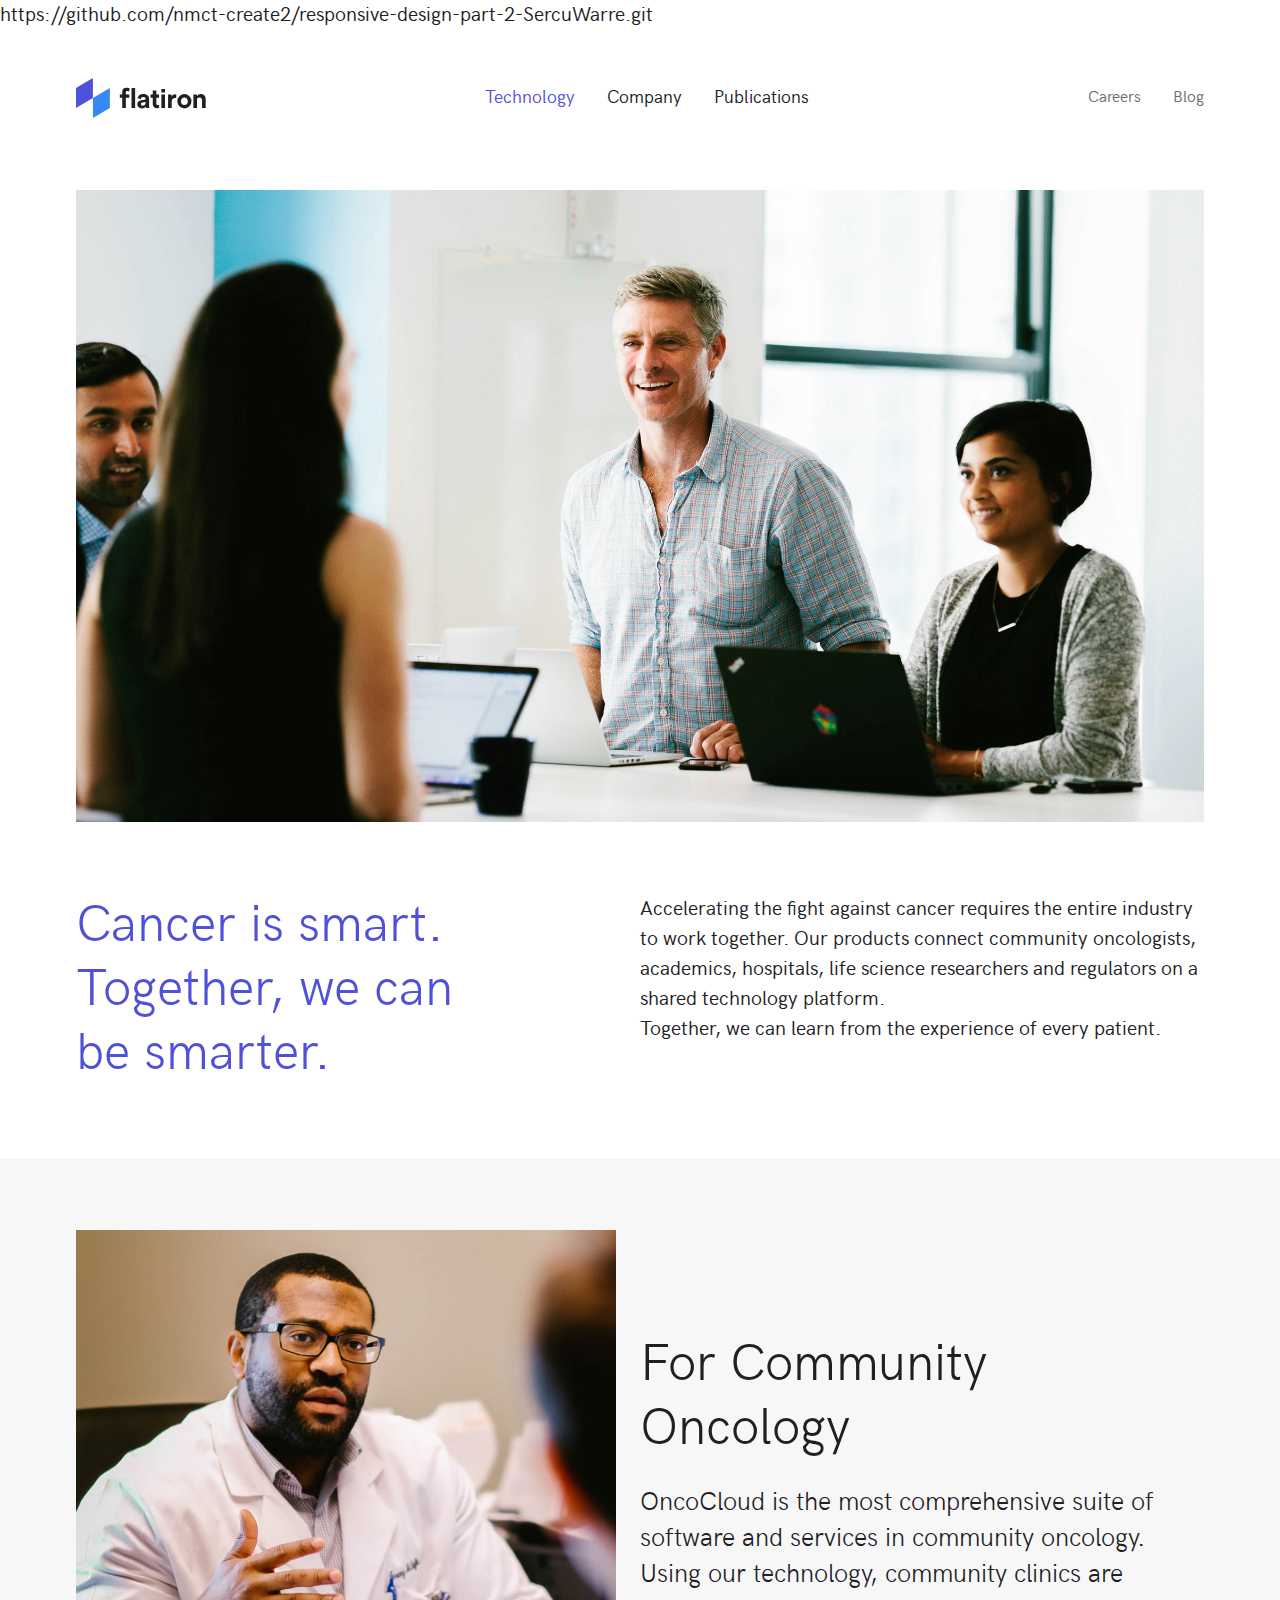
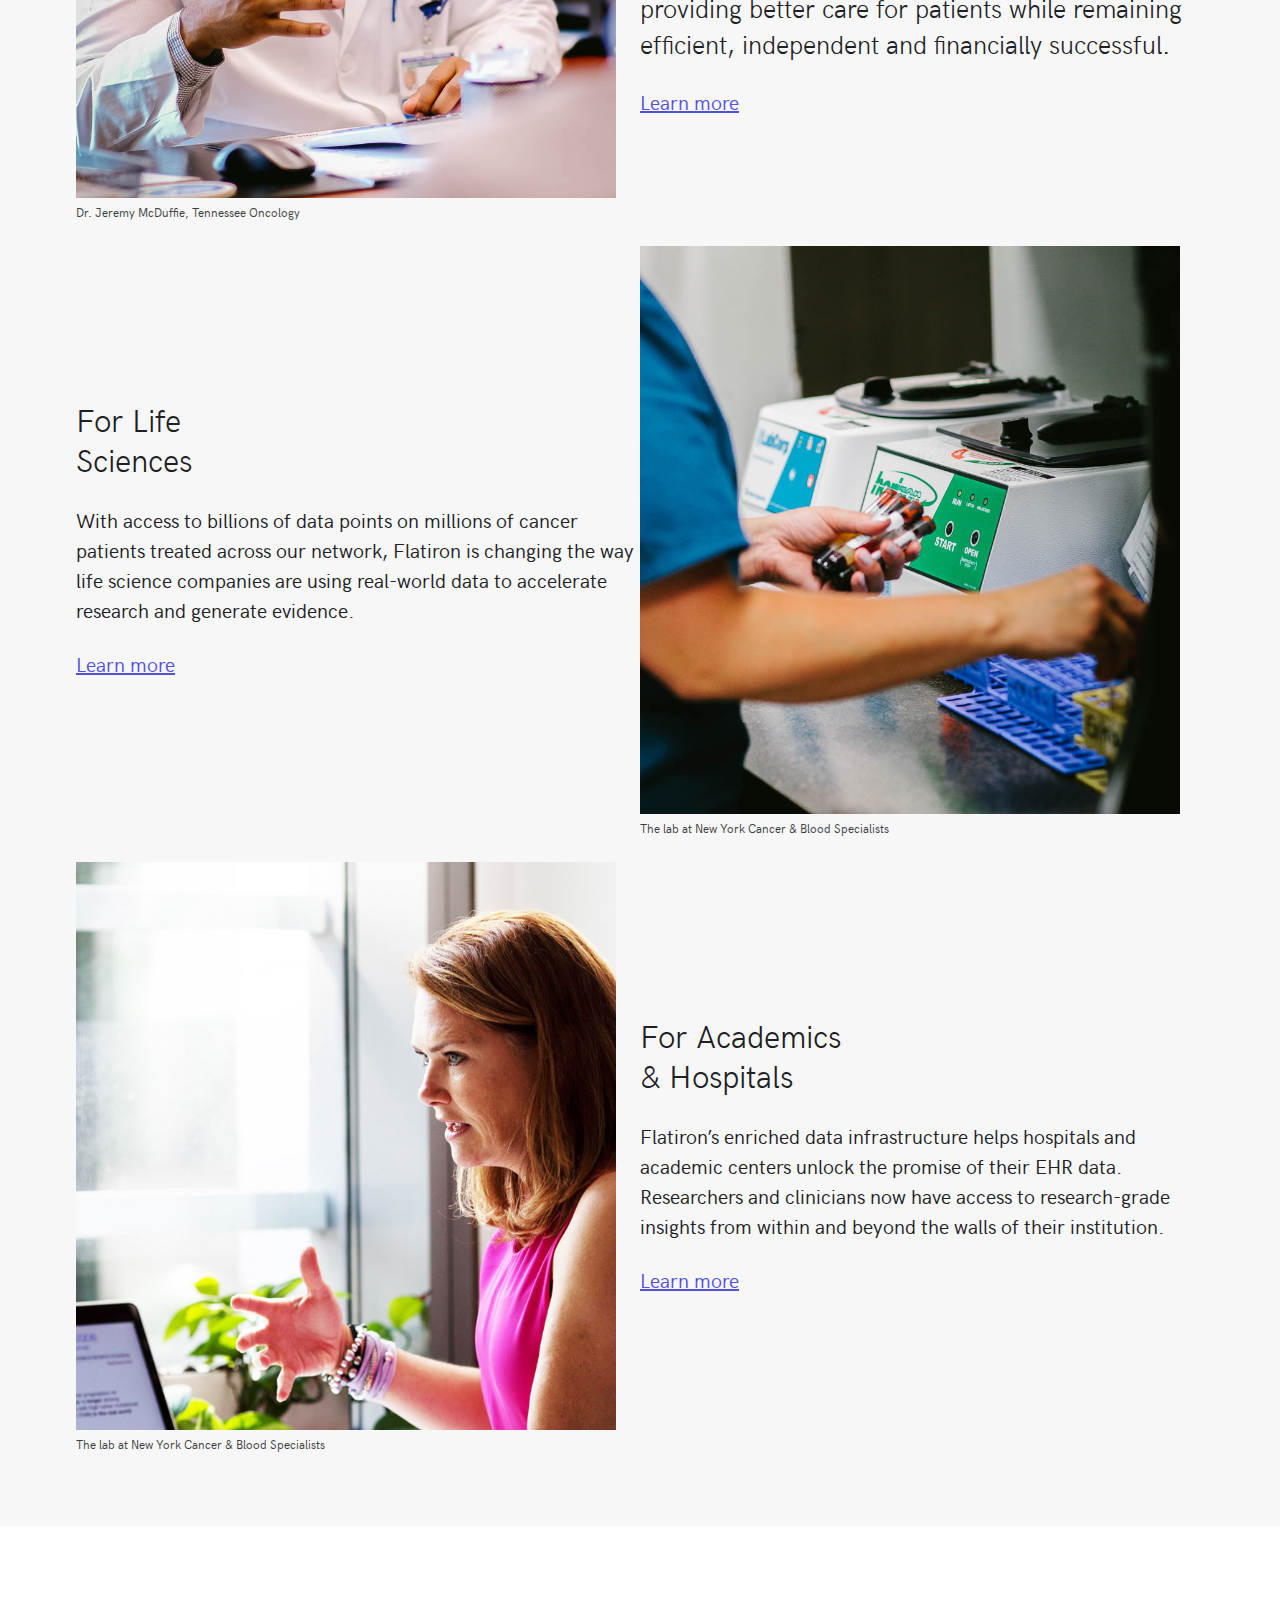
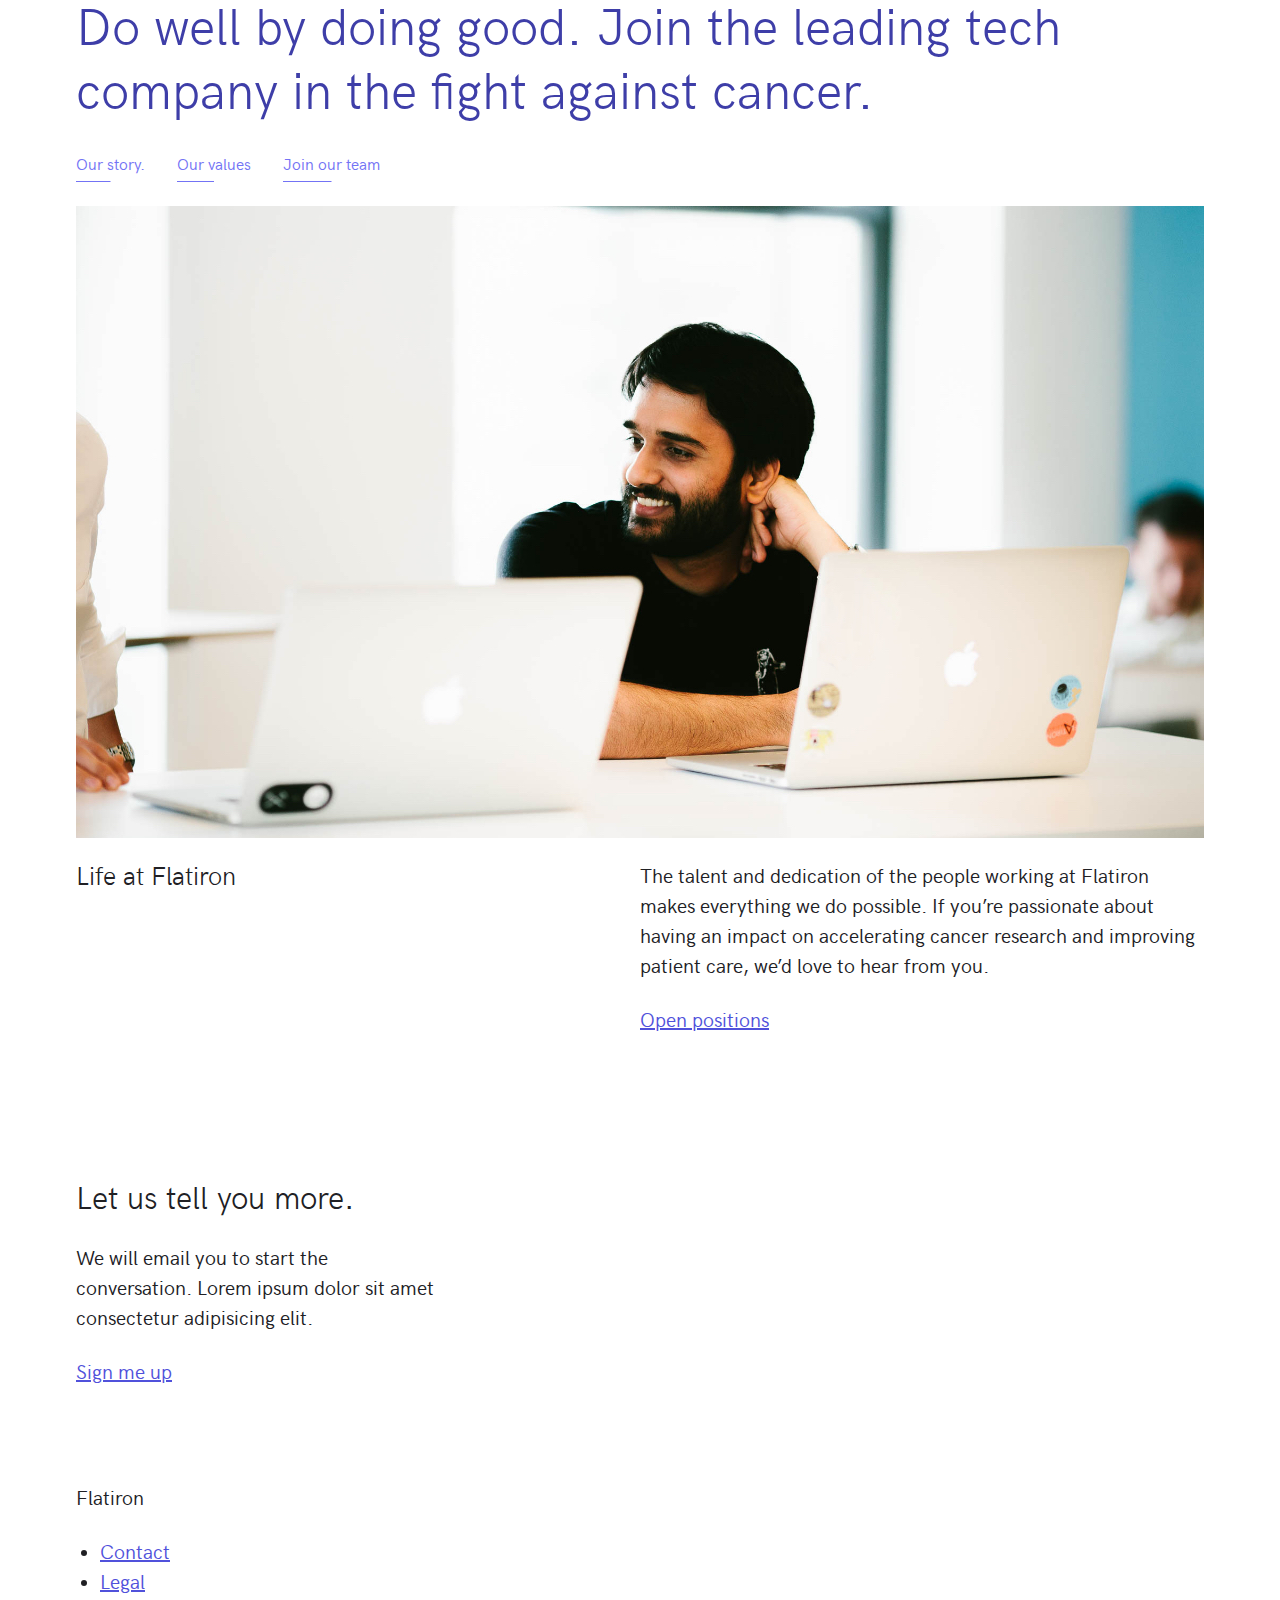
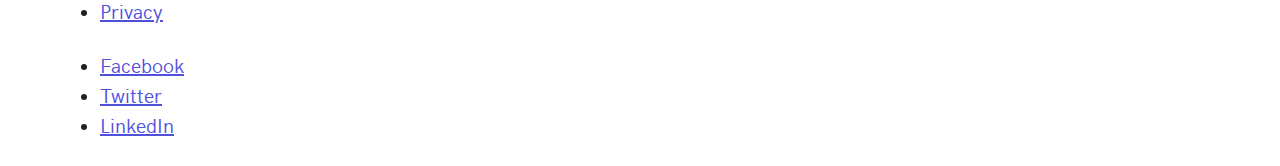
<file: index.html>
<!DOCTYPE html>
<html lang="en">
  <head>
    <meta charset="utf-8" />
    <meta http-equiv="x-ua-compatible" content="ie=edge" />
    <title>Flatiron</title>
    <meta name="description" content="This is my HTML5 boilerplate." />
    <meta name="viewport" content="width=device-width, initial-scale=1.0" />

    <link rel="icon" href="favicon.svg" />
    <link rel="apple-touch-icon" href="apple-touch-icon.png" />
    <link rel="manifest" href="manifest.json" />
    https://github.com/nmct-create2/responsive-design-part-2-SercuWarre.git

    <link rel="stylesheet" href="css/normalize.css" />
    <link rel="stylesheet" href="css/screen.css" />
  </head>

  <body>
    <header class="o-row o-row--md">
      <div class="o-container">
        <div class="c-header">
          <div class="c-header__logo">
            <h1 class="c-logo">
              <svg
                class="c-logo__svg"
                xmlns="http://www.w3.org/2000/svg"
                viewBox="0 0 130 40"
              >
                <title>Flatiron</title>
                <path
                  fill="#3887f7"
                  d="M15.659,19.25v20l16.929-10v-20Z"
                  transform="translate(1.27 0.75)"
                />
                <path fill="#5051db" d="M16.929,0,0,10V30L16.929,20Z" />
                <path
                  fill="#231f20"
                  d="M57.537,13.551a7.061,7.061,0,1,1,14.119,0,7.061,7.061,0,1,1-14.119,0Zm3.64,0c0,2.532,1.641,3.853,3.42,3.853s3.42-1.294,3.42-3.853S66.375,9.7,64.6,9.7,61.177,10.992,61.177,13.551ZM17.441,16.634c0-2.422,1.778-3.771,4.023-4.1l3.31-.5c.766-.109,1.012-.495,1.012-.962,0-.964-.738-1.762-2.27-1.762A2.394,2.394,0,0,0,20.973,11.3l-3.23-.689c.326-2.058,2.256-4.24,5.747-4.24,4.268,0,5.854,2.422,5.854,5.146v6.659a15.308,15.308,0,0,0,.165,2.147H26.169a9.242,9.242,0,0,1-.137-1.624,4.49,4.49,0,0,1-3.967,2.009C19.193,20.706,17.441,18.752,17.441,16.634Zm5.308-1.927a1.706,1.706,0,0,0-1.67,1.706,1.584,1.584,0,0,0,1.751,1.569c1.533,0,2.956-.743,2.956-3.137v-.606Zm10.2,1.623v-6.3h-2.2V6.781h2.2V2.735h3.611V6.781h2.709v3.247H36.565V15.7c0,1.184.547,1.569,1.588,1.569a5.26,5.26,0,0,0,1.12-.109v3.027a5.976,5.976,0,0,1-2.264.33A4.067,4.067,0,0,1,32.954,16.33Zm49.288,3.991v-7.9c0-1.514-.74-2.7-2.491-2.7a2.544,2.544,0,0,0-2.516,2.808v7.788h-3.64V6.781h3.529V8.459A4.469,4.469,0,0,1,81.01,6.422c3.338,0,4.87,2.395,4.87,5.367v8.532Zm-33.967,0V6.781H51.8V8.72a4.026,4.026,0,0,1,3.519-2.05c.3,0,.887.029,1.161.056v3.687A5.451,5.451,0,0,0,55.39,10.3c-1.86,0-3.475.908-3.475,3.824v6.193Zm-6.7,0V6.781h3.638V20.321Zm-29.866,0v-20h3.64v20Zm-9.271,0V10.036H0V6.788H2.435V4.182A4.061,4.061,0,0,1,6.61,0a9.549,9.549,0,0,1,3,.424V3.451a9.55,9.55,0,0,0-1.978-.2c-1.039,0-1.586.386-1.586,1.569V6.788h3.43v3.248H6.048V20.321ZM41.572,4.773V1.3h3.638V4.773Z"
                  transform="translate(43.8 9.679)"
                />
              </svg>
            </h1>
          </div>
          <div class="c-header__nav">
            <nav class="c-nav">
              <ul class="o-list-reset c-nav__list">
                <li class="c-nav__item">
                  <a class="c-nav__link is-selected" href="#!">Technology</a>
                </li>
                <li class="c-nav__item">
                  <a class="c-nav__link" href="#!">Company</a>
                </li>
                <li class="c-nav__item">
                  <a class="c-nav__link" href="#!">Publications</a>
                </li>
              </ul>
            </nav>
          </div>
          <div class="c-header__nav">
            <nav class="c-nav c-nav--meta">
              <ul class="o-list-reset c-nav__list">
                <li class="c-nav__item">
                  <a class="c-nav__link c-nav__link--meta" href="#!">Careers</a>
                </li>
                <li class="c-nav__item">
                  <a class="c-nav__link c-nav__link--meta" href="#!">Blog</a>
                </li>
              </ul>
            </nav>
          </div>
        </div>
      </div>
    </header>
    <section class="o-row o-row--lg u-pt-clear">
      <div class="o-container">
        <div class="o-section o-section--lg">
          <figure>
            <img
              src="img/jpg/intro-img.jpg"
              alt="Dr. James Hamrick & Sarika Vora in their weekly team stand-up"
            />
          </figure>
        </div>
        <div class="o-section o-section--lg">
          <div class="o-layout">
            <div class="o-layout__item u-1-of-2-bp3">
              <h1 class="c-lead c-lead--xxl u-color-primary-base">
                Cancer is smart. <br />
                Together, we can <br />
                be smarter.
              </h1>
            </div>
            <div class="o-layout__item u-1-of-2-bp3">
              <div class="u-max-width-sm">
                <p class="c-lead-lg">
                  Accelerating the fight against cancer requires the entire
                  industry to work together. Our products connect community
                  oncologists, academics, hospitals, life science researchers
                  and regulators on a shared technology platform. <br />
                  Together, we can learn from the experience of every patient.
                </p>
              </div>
            </div>
          </div>
        </div>
      </div>
    </section>
    <section class="o-row o-row--lg o-row__neutral-x-light">
      <div class="o-container o-layout o-layout--align-start">
        <article class="o-layout o-layout--align-start o-layout--align-center">
          <div class="o-layout__item u-1-of-2-bp3">
            <figure>
              <picture>
                <source srcset="img/jpg/img-1.jpg" media="(min-width: 992px)" />
                <source
                  srcset="img/jpg/img-1-landscape@2x.jpg"
                  media="(min-width: 576px)"
                />
                <img
                  src="img/jpg/img-1-landscape.jpg"
                  alt="Dr. Jeremy McDuffie, Tennessee Oncology"
                />
              </picture>
              <figcaption>Dr. Jeremy McDuffie, Tennessee Oncology</figcaption>
            </figure>
          </div>
          <div class="o-layout__item u-1-of-2-bp3">
            <header>
              <h2 class="c-lead c-lead--xxl">
                For Community <br />
                Oncology
              </h2>
            </header>
            <p class="c-lead c-lead--lg">
              OncoCloud is the most comprehensive suite of software and services
              in community oncology. Using our technology, community clinics are
              providing better care for patients while remaining efficient,
              independent and financially successful.
            </p>
            <p>
              <a href="#!">Learn more</a>
            </p>
          </div>
        </article>

        <article
          class="o-layout o-layout--align-start o-layout--row-reverse o-layout--align-center"
        >
          <div class="o-layout__item u-1-of-2-bp3">
            <figure>
              <picture>
                <source srcset="img/jpg/img-2.jpg" media="(min-width: 992px)" />
                <source
                  srcset="img/jpg/img-2-landscape@2x.jpg"
                  media="(min-width: 576px)"
                />
                <img
                  src="img/jpg/img-2-landscape.jpg"
                  alt="Dr. Jeremy McDuffie, Tennessee Oncology"
                />
              </picture>
              <figcaption>
                The lab at New York Cancer & Blood Specialists
              </figcaption>
            </figure>
          </div>
          <div
            class="o-layout__item u-1-of-2-bp3 o-layout--align-content-centerr"
          >
            <header>
              <h2>
                For Life <br />
                Sciences
              </h2>
            </header>
            <p>
              With access to billions of data points on millions of cancer
              patients treated across our network, Flatiron is changing the way
              life science companies are using real-world data to accelerate
              research and generate evidence.
            </p>
            <p>
              <a href="#!">Learn more</a>
            </p>
          </div>
        </article>

        <article class="o-layout o-layout--align-start o-layout--align-center">
          <div class="o-layout__item u-1-of-2-bp3">
            <figure>
              <picture>
                <source srcset="img/jpg/img-3.jpg" media="(min-width: 992px)" />
                <source
                  srcset="img/jpg/img-3-landscape@2x.jpg"
                  media="(min-width: 576px)"
                />
                <img
                  src="img/jpg/img-3-landscape.jpg"
                  alt="Dr. Jeremy McDuffie, Tennessee Oncology"
                />
              </picture>
              <figcaption>
                The lab at New York Cancer & Blood Specialists
              </figcaption>
            </figure>
          </div>
          <div
            class="o-layout__item u-1-of-2-bp3 o-layout--align-content-centerr"
          >
            <header>
              <h2>
                For Academics <br />
                &amp; Hospitals
              </h2>
            </header>
            <p>
              Flatiron’s enriched data infrastructure helps hospitals and
              academic centers unlock the promise of their EHR data. Researchers
              and clinicians now have access to research-grade insights from
              within and beyond the walls of their institution.
            </p>
            <p>
              <a href="#!">Learn more</a>
            </p>
          </div>
        </article>
      </div>
    </section>
    <section class="o-row o-row--lg">
      <div class="o-container o-layout">
        <header>
          <h2 class="c-lead c-lead--xxl u-color-primary-dark">
            Do well by doing good. Join the leading tech company in the fight
            against cancer.
          </h2>
        </header>
        <div class="c-header__nav u-color-primary-dark">
           <div class="c-header__nav">
          <nav class="c-nav">
              <ul class="o-list-reset c-nav__list">
                <li class="c-nav__item">
                  <a class="c-link-cta " href="#!">Our story.</a>
                </li>
                <li class="c-nav__item">
                  <a class="c-link-cta " href="#!">Our values</a>
                </li>
                <li class="c-nav__item">
                  <a class="c-link-cta "  href="#!">Join our team</a>
                </li>
              </ul>
            </nav>
        </div>
        </div>
      </div>
      <div class="o-container">
        <figure>
          <img
            src="img/jpg/img-4.jpg"
            alt="Dr. James Hamrick & Sarika Vora in their weekly team stand-up"
          />
        </figure>
      </div>
      <div class="o-container o-layout">
        <div class="o-layout__item u-1-of-2-bp3"><h3>Life at Flatiron</h3></div>
        <div
          class="o-layout__item u-1-of-2-bp3 o-layout--align-content-centerr"
        >
          <p>
            The talent and dedication of the people working at Flatiron makes
            everything we do possible. If you’re passionate about having an
            impact on accelerating cancer research and improving patient care,
            we’d love to hear from you.
          </p>
          <p>
            <a href="#!">Open positions</a>
          </p>
        </div>
      </div>
    </section>
    <section class="o-row o-row--lg">
      <div class="o-container">
        <div class="u-max-width-xs">
          <h2>Let us tell you more.</h2>
          <p>
            We will email you to start the conversation. Lorem ipsum dolor sit
            amet consectetur adipisicing elit.
          </p>
          <p>
            <a href="#!">Sign me up</a>
          </p>
        </div>
      </div>
    </section>
    <footer class="o-row">
      <div class="o-container">
        <p>Flatiron</p>
        <nav>
          <ul>
            <li><a href="#!">Contact</a></li>
            <li><a href="#!">Legal</a></li>
            <li><a href="#!">Privacy</a></li>
          </ul>
        </nav>

        <nav>
          <ul>
            <li><a href="#!">Facebook</a></li>
            <li><a href="#!">Twitter</a></li>
            <li><a href="#!">LinkedIn</a></li>
          </ul>
        </nav>
      </div>
    </footer>
  </body>
</html>
</file>
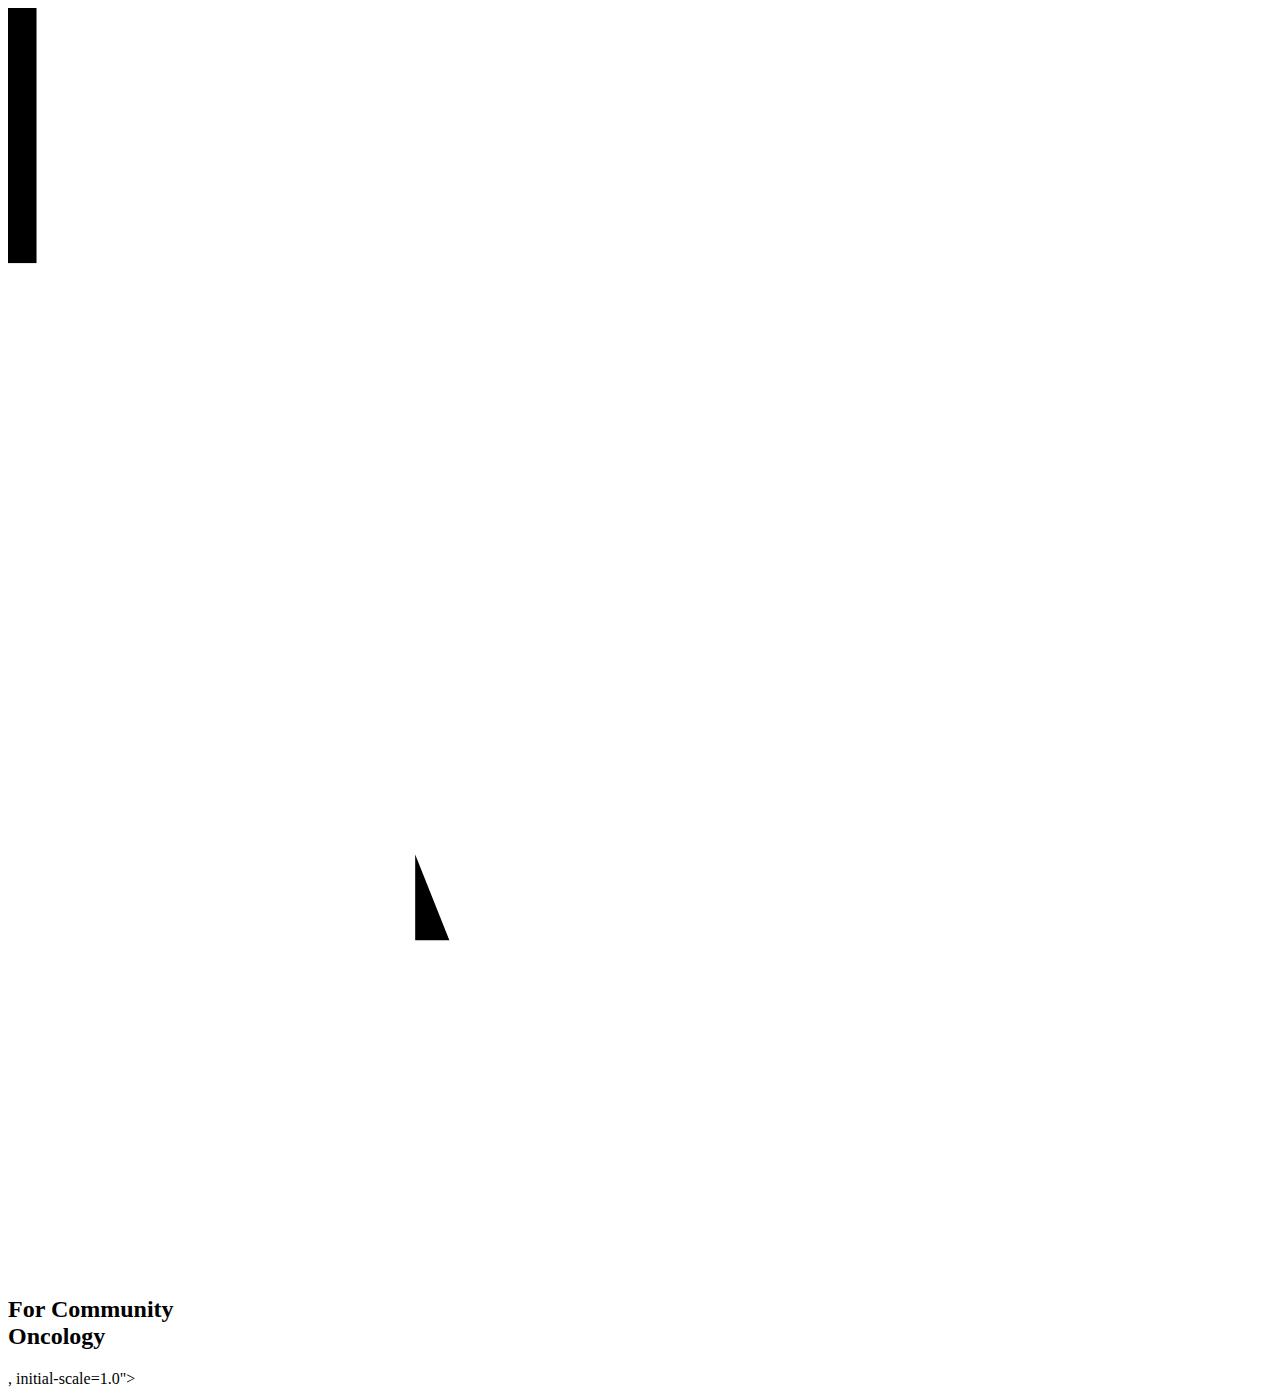
<file: l.html>
<!DOCTYPE html>
<html lang="en">
<head>
    <meta charset="UTF-8">
    <meta http-equiv="X-UA-Compatible" content="IE=edge">
    <meta name="viewport" content="width=<header class="c-title-icon">
<svg class="c-title-icon__icon" xmlns="http://www.w3.org/2000/svg" viewBox="1169 1296 112 112">
<g id="stethoscope-1" transform="translate (1168.5 1295.9) ">
<path id="Path_3" data-name="Path 3" class="c-title-icon__path" d="M15.554, 12.208a6.054,6.054"></path>
<path id="Path_4" data-name="Path 4" class="c-title-icon__path" d="M51.554, 12.208a6.054,6.054"></path>
<path id="Path_5" data-name="Path 5" class="c-title-icon__path" d="M33.8,75.735A33.33,33.33,0"></path>
<path id="Path_6" data-name="Path 6" class="c-title-icon__path" d="M39.608, 82.695H36.581V75.1"></path>
<path id="Path_7" data-name="Path 7" class="c-title-icon__path" d="M58.436, 112.019A26.548, 26."></path>
 <path id="Path_8" data-name="Path 8" class="c-title-icon__path" d="M101.095, 111.289a10.595,10"></path>
<path id="Path_9" data-name="Path 9" class="c-title-icon__path" d="M101.03, 103.959a3.33,3.33,"></path>
<path id="Path_10" data-name="Path 10" class="cls-1" d="M33.716,66.519A24.287,24.287,0,0,1,9. <rect id="Rectangle_20" data-name="Rectangle 20" class="cls-1" width="3.027" height="22.703"></path>
<rect id="Rectangle_20" data-name="Rectangle 20" class="Cls-1" width="3.027" height="22.703"></rect>
</g>
</svg>
<h2 class="c-lead c-lead--xx1">
For Community <br>
Oncology
</h2>
</header>, initial-scale=1.0">
    <title>Document</title>
</head>
<body>
    
</body>
</html>
</file>
<file: css/screen.css>
/*------------------------------------*\
  #FONTS
\*------------------------------------*/

@font-face {
    font-family: "HK Grotesk Web";
    font-weight: 200;
    src: url("../fonts/hkgrotesk-light-webfont.woff") format("woff"),
         url("../fonts/hkgrotesk-light-webfont.woff2") format("woff2");
}

@font-face {
    font-family: "HK Grotesk Web";
    font-weight: 400;
    src: url("../fonts/hkgrotesk-regular-webfont.woff") format("woff"),
         url("../fonts/hkgrotesk-regular-webfont.woff2") format("woff2");
}

/*------------------------------------*\
  #GENERIC
\*------------------------------------*/

/*
    Generic: Page
    ---
    Global page styles + universal box-sizing:
*/

html {
    font-size: 16px;
    line-height: 1.5;
    font-family: "HK Grotesk Web", sans-serif;
    color: #202024;
    box-sizing: border-box;
    -webkit-font-smoothing: antialiased;
    -moz-osx-font-smoothing: grayscale;
}

*,
*:before,
*:after {
    box-sizing: inherit;
}

@media (min-width: 768px) {
    html {
        font-size: 20px;
    }
}

/*
 * Remove text-shadow in selection highlight:
 * https://twitter.com/miketaylr/status/12228805301
 *
 * Customize the background color to match your design.
 */

::selection {
    background: #5051DB;
    color: white;
    text-shadow: none;
}

/*------------------------------------*\
  #Elements
\*------------------------------------*/

/*
    Elements: Images
    ---
    Default markup for images to make them responsive
*/

img {
    max-width: 100%;
    vertical-align: top;
}

/*
    Elements: typography
    ---
    Default markup for typographic elements
*/

h1,
h2,
h3 {
    font-weight: 200;
}

h1 {
    font-size: 36px;
    line-height: 48px;
    margin: 0 0 24px;
}

h2 {
    font-size: 32px;
    line-height: 40px;
    margin: 0 0 24px;
}

h3 {
    font-size: 26px;
    line-height: 32px;
    margin: 0 0 24px;
}

h4,
h5,
h6 {
    font-size: 20px;
    line-height: 24px;
    margin: 0 0 24px;
}

p,
ol,
ul,
dl,
table,
address,
figure {
    margin: 0 0 24px;
}

ul,
ol {
    padding-left: 24px;
}

li ul,
li ol {
    margin-bottom: 0;
}

blockquote {
    font-style: normal;
    font-size: 23px;
    line-height: 32px;
    margin: 0 0 24px;
}

blockquote * {
    font-size: inherit;
    line-height: inherit;
}

figcaption {
    font-weight: 400;
    font-size: 12px;
    line-height: 16px;
    margin-top: 8px;
    color: #3C3C42;
}

hr {
    border: 0;
    height: 1px;
    background: LightGrey;
    margin: 0 0 24px;
}

a,
a:visited {
    color: #5051DB;
    transition: all .1s ease-in-out;
}

a:active,
a:hover,
a:focus {
    color: #3E3EA8;
}

/*------------------------------------*\
  #OBJECTS
\*------------------------------------*/

/*
    Objects: Row
    ---
    Creates a horizontal row that stretches the viewport and adds padding around children
*/

.o-row {
    position: relative;
    padding: 24px 24px 0;
    display: flow-root;
}
.o-row__neutral-x-light{
    background-color: #F7F7F7;
}
/* size modifiers */

.o-row--lg {
    padding: 48px 24px 24px;
}

@media (min-width: 768px) {
    .o-row {
        padding-left: 48px;
        padding-right: 48px;
    }

    .o-row--md {
        padding-top: 48px;
        padding-bottom: 24px;
    }

    .o-row--lg {
        padding-top: 72px;
        padding-bottom: 48px;
    }
}

/*
    Objects: Container
    ---
    Creates a horizontal container that sets de global max-width
*/

.o-container {
    margin-left: auto;
    margin-right: auto;
    width: 100%;
    max-width: 56.4em; /* 56.4 * 20px = 1128px */
}

/*
    Objects: Layout
    ---
    The layout object provides us with a column-style layout system. This object
    contains the basic structural elements, but classes should be complemented
    with width utilities
*/

.o-layout {
    display: -webkit-flex;
    display: -ms-flexbox;
    display: flex;
    flex-wrap: wrap;
}

    .o-layout__item {
        flex-basis: 100%;
    }

/* gutter modifiers, these affect o-layout__item too */

.o-layout--gutter {
    margin: 0 -12px;
}

.o-layout--gutter > .o-layout__item {
    padding: 0 12px;
}

.o-layout--gutter-sm {
    margin: 0 -6px;
}

.o-layout--gutter-sm > .o-layout__item {
    padding: 0 6px;
}

.o-layout--gutter-lg {
    margin: 0 -24px;
}

.o-layout--gutter-lg > .o-layout__item {
    padding: 0 24px;
}

/* reverse horizontal row modifier */

.o-layout--row-reverse {
    flex-direction: row-reverse;
}

/* Horizontal alignment modifiers*/

.o-layout--justify-start {
    justify-content: flex-start;
}

.o-layout--justify-end {
    justify-content: flex-end;
}

.o-layout--justify-center {
    justify-content: center;
}

.o-layout--justify-space-around {
    justify-content: space-around;
}

.o-layout--justify-space-evenly {
    justify-content: space-evenly;
}

.o-layout--justify-space-between {
    justify-content: space-between;
}

/* Vertical alignment modifiers */

.o-layout--align-start {
    align-items: flex-start;
}

.o-layout--align-end {
    align-items: flex-end;
}

.o-layout--align-center {
    align-items: center;
}

.o-layout--align-baseline {
    align-items: baseline;
}

/* Vertical alignment modifiers that only work if there is one than one flex item */

.o-layout--align-content-start {
    align-content: start;
}

.o-layout--align-content-end {
    align-content: end;
}

.o-layout--align-content-center {
    align-content: center;
}

.o-layout--align-content-space-around {
    align-content: space-around;
}

.o-layout--align-content-space-between {
    align-content: space-between;
}

/*
    Objects: section
    ---
    Creates vertical whitespace between adjacent sections inside a row
*/

* + h2 {
    margin-top: 48px;
}

.o-section {
    display: flow-root;
    margin-top: 24px;
}

.o-section + .o-section {
    margin-top: 24px;
}

@media (min-width: 768px) {
    .o-section--lg + .o-section--lg,
    .o-section--xl + .o-section--xl {
        margin-top: 48px;
    }
}

@media (min-width: 1200px) {
    .o-section--xl + .o-section--xl {
        margin-top: 72px;
    }
}

/*
    Objects: List
    ---
    Small reusable object to remove default list styling from lists
*/

.o-list-reset {
    list-style: none;
    padding: 0;
}


/*------------------------------------*\
  #COMPONENTS
\*------------------------------------*/

/*
    Component: header
    ---
    Main header of the website
*/

.c-header__nav {
    display: none;
}

@media (min-width: 992px) {
    .c-header {
        display: flex;
        gap: 24px;
        justify-content: space-between;
    }

    .c-header__nav {
        display: block;
    }
}


/*
    Component: Logo
    ---
    Website main logo
*/

.c-logo {
    height: 32px;
}

.c-logo__svg {
    height: 100%;
}

@media (min-width: 768px) {
    .c-logo {
        height: 40px;
    }
}

/*
    Component: Nav
    ---
    Main navigation of the site
*/

.c-nav {
    font-size: 18px;
    line-height: 24px;
}

.c-nav--meta {
    font-size: 16px;
}

.c-nav__link {
    display: block;
    text-decoration: none;
    padding: 8px 0;
}

.c-nav__link,
.c-nav__link:visited,
.c-nav__link:active {
    color: #202024;
}

.c-nav__link--meta,
.c-nav__link--meta:visited,
.c-nav__link--meta:active {
    color: #6C6C75;
}

.c-nav__link.is-selected,
.c-nav__link:hover,
.c-nav__link:focus {
    color: #5051db;
}
/*
    Component: Lead
    ---
    Lead type treatments to style everything that differs from standard typography elements
*/

.c-lead {
    font-weight: 200;
}

.c-lead--lg {
    font-size: 20px;
    line-height: 32px;
}

.c-lead--xl {
    font-size: 26px;
    line-height: 32px;
}

.c-lead--xxl {
    font-size: 32px;
    line-height: 40px;
}

.c-lead--xxxl {
    font-size: 36px;
    line-height: 48px;
}

/*
    Component: CTA link
    ---
    Small cta link with custom animation
*/

.c-link-cta {
    position: relative;
    display: inline-block;
    text-decoration: none;
    font-size: 16px;
    line-height: 24px;
    font-weight: 400;
    padding: 4px 0;
    transition: color .175s ease-in;
}

.c-link-cta,
.c-link-cta:visited,
.c-link-cta:active {
    color: #7373F5;
}

.c-link-cta::before {
    content: "";
    display: block;
    position: absolute;
    bottom: 0;
    left: 0;
    height: 1px;
    width: 100%;
    background-color: #7373F5;
    transform: scaleX(.5);
    transform-origin: left;
    transition-property :.175s ;
    transition-timing-function: ease;

}

.c-link-cta:hover {
    color: #3E3EA8;
}

.c-link-cta:hover::after {
    transform: scaleX(1);
    background-color: #3E3EA8;
}

@media (min-width: 768px) {
    .c-lead--lg {
        font-size: 23px;
        line-height: 32px;
    }

    .c-lead--xl {
        font-size: 32px;
        line-height: 40px;
    }

    .c-lead--xxl {
        font-size: 41px;
        line-height: 48px;
    }

    .c-lead--xxxl {
        font-size: 52px;
        line-height: 64px;
    }
}

@media (min-width: 1200px) {
    .c-lead--lg {
        font-size: 26px;
        line-height: 36px;
    }

    .c-lead--xl {
        font-size: 36px;
        line-height: 48px;
    }

    .c-lead--xxl {
        font-size: 52px;
        line-height: 64px;
    }

    .c-lead--xxxl {
        font-size: 66px;
        line-height: 72px;
    }
}

@media (min-width: 768px) {
    .c-nav__list {
        display: flex;
        gap: 32px;
    }
}


/*------------------------------------*\
  #UTILITIES
\*------------------------------------*/

/*
    Utilities: spacing
    ---
    Utility classes to put specific margins and paddings onto elements
*/

.u-pt-clear {
    padding-top: 0 !important;
}

/*
    Utilities: max-width
    ---
    Utility classes to put specific max widths onto elements
*/

.u-max-width-xs {
    max-width: 18em !important;
}

.u-max-width-sm {
    max-width: 36em !important;
}

.u-max-width-md {
    max-width: 42em !important;
}

.u-max-width-lg {
    max-width: 60em !important;
}

.u-max-width-xl {
    max-width: 75em !important;
}

.u-max-width-none {
    max-width: none !important;
}

/*
    Utility: Flex
    ---
    Utility classes to put specific flex properties onto elements
    Will be mostly used on o-layout__item
*/

.u-flex-basis-auto {
    flex-basis: auto !important;
}

.u-flex-grow-1 {
    flex-grow: 1 !important;
}

.u-1-of-2 {
    flex-basis: calc(100% / 2) !important;
}

.u-1-of-3 {
    flex-basis: calc(100% / 3) !important;
}

.u-2-of-3 {
    flex-basis: calc(100% / 3 * 2) !important;
}

.u-1-of-4 {
    flex-basis: calc(100% / 4) !important;
}

.u-3-of-4 {
    flex-basis: calc(100% / 4 * 3) !important;
}

.u-1-of-5 {
    flex-basis: calc(100% / 5) !important;
}

.u-2-of-5 {
    flex-basis: calc(100% / 5 * 2) !important;
}

.u-3-of-5 {
    flex-basis: calc(100% / 5 * 3) !important;
}

.u-4-of-5 {
    flex-basis: calc(100% / 5 * 4) !important;
}

.u-1-of-6 {
    flex-basis: calc(100% / 6) !important;
}

.u-5-of-6 {
    flex-basis: calc(100% / 6 * 5) !important;
}

/*
    Utilities: color
    ---
    Utility classes to put specific colors onto elements
*/

.u-color-primary-light {
    color: #7373f5 !important;
}

.u-color-primary-base {color: #5051DB !important;}

.u-color-primary-dark {color: #3e3ea8 !important;}

@media (min-width: 576px) {
    .u-1-of-2-bp1 {
        flex-basis: calc(100% / 2) !important;
    }
    .u-1-of-3-bp1 {
        flex-basis: calc(100% / 3) !important;
    }
    .u-2-of-3-bp1 {
        flex-basis: calc(100% / 3 * 2) !important;
    }
    .u-1-of-4-bp1 {
        flex-basis: calc(100% / 4) !important;
    }
    .u-3-of-4-bp1 {
        flex-basis: calc(100% / 4 * 3) !important;
    }
    .u-1-of-5-bp1 {
        flex-basis: calc(100% / 5) !important;
    }
    .u-2-of-5-bp1 {
        flex-basis: calc(100% / 5 * 2) !important;
    }
    .u-3-of-5-bp1 {
        flex-basis: calc(100% / 5 * 3) !important;
    }
    .u-4-of-5-bp1 {
        flex-basis: calc(100% / 5 * 4) !important;
    }
    .u-1-of-6-bp1 {
        flex-basis: calc(100% / 6) !important;
    }
    .u-5-of-6-bp1 {
        flex-basis: calc(100% / 6 * 5) !important;
    }
}

@media (min-width: 768px) {
    .u-1-of-2-bp2 {
        flex-basis: calc(100% / 2) !important;
    }
    .u-1-of-3-bp2 {
        flex-basis: calc(100% / 3) !important;
    }7
    .u-2-of-3-bp2 {
        flex-basis: calc(100% / 3 * 2) !important;
    }
    .u-1-of-4-bp2 {
        flex-basis: calc(100% / 4) !important;
    }
    .u-3-of-4-bp2 {
        flex-basis: calc(100% / 4 * 3) !important;
    }
    .u-1-of-5-bp2 {
        flex-basis: calc(100% / 5) !important;
    }
    .u-2-of-5-bp2 {
        flex-basis: calc(100% / 5 * 2) !important;
    }
    .u-3-of-5-bp2 {
        flex-basis: calc(100% / 5 * 3) !important;
    }
    .u-4-of-5-bp2 {
        flex-basis: calc(100% / 5 * 4) !important;
    }
    .u-1-of-6-bp2 {
        flex-basis: calc(100% / 6) !important;
    }
    .u-5-of-6-bp2 {
        flex-basis: calc(100% / 6 * 5) !important;
    }
}

@media (min-width: 992px) {
    .u-1-of-2-bp3 {
        flex-basis: calc(100% / 2) !important;
    }
    .u-1-of-3-bp3 {
        flex-basis: calc(100% / 3) !important;
    }
    .u-2-of-3-bp3 {
        flex-basis: calc(100% / 3 * 2) !important;
    }
    .u-1-of-4-bp3 {
        flex-basis: calc(100% / 4) !important;
    }
    .u-3-of-4-bp3 {
        flex-basis: calc(100% / 4 * 3) !important;
    }
    .u-1-of-5-bp3 {
        flex-basis: calc(100% / 5) !important;
    }
    .u-2-of-5-bp3 {
        flex-basis: calc(100% / 5 * 2) !important;
    }
    .u-3-of-5-bp3 {
        flex-basis: calc(100% / 5 * 3) !important;
    }
    .u-4-of-5-bp3 {
        flex-basis: calc(100% / 5 * 4) !important;
    }
    .u-1-of-6-bp3 {
        flex-basis: calc(100% / 6) !important;
    }
    .u-5-of-6-bp3 {
        flex-basis: calc(100% / 6 * 5) !important;
    }
}

@media (min-width: 1200px) {
    .u-1-of-2-bp4 {
        flex-basis: calc(100% / 2) !important;
    }
    .u-1-of-3-bp4 {
        flex-basis: calc(100% / 3) !important;
    }
    .u-2-of-3-bp4 {
        flex-basis: calc(100% / 3 * 2) !important;
    }
    .u-1-of-4-bp4 {
        flex-basis: calc(100% / 4) !important;
    }
    .u-3-of-4-bp4 {
        flex-basis: calc(100% / 4 * 3) !important;
    }
    .u-1-of-5-bp4 {
        flex-basis: calc(100% / 5) !important;
    }
    .u-2-of-5-bp4 {
        flex-basis: calc(100% / 5 * 2) !important;
    }
    .u-3-of-5-bp4 {
        flex-basis: calc(100% / 5 * 3) !important;
    }
    .u-4-of-5-bp4 {
        flex-basis: calc(100% / 5 * 4) !important;
    }
    .u-1-of-6-bp4 {
        flex-basis: calc(100% / 6) !important;
    }
    .u-5-of-6-bp4 {
        flex-basis: calc(100% / 6 * 5) !important;
    }
}

/*------------------------------------*\
  #MEDIA
\*------------------------------------*/

/*
    Media Queries
    ---
    EXAMPLE Media Queries for Responsive Design.
    These examples override the primary ('mobile first') styles.
    USE THEM INLINE!
*/

/* Extra small devices (portrait phones, less than 576px)
   No media query since this is the default in mobile first design
*/

/* Small devices (landscape phones, 576px and up)
@media (min-width: 576px) {}
*/

/* Medium devices (tablets, 768px and up)
@media (min-width: 768px) {}
*/

/* Large devices (landscape tablets, desktops, 992px and up)
@media (min-width: 992px) {}
*/

/* Extra large devices (large desktops, 1200px and up)
@media (min-width: 1200px) {}
*/

/*
    Print styles.
    ---
    Inlined to avoid the additional HTTP request:
    http://www.phpied.com/delay-loading-your-print-css/
*/

@media print {
    *,
    *:before,
    *:after {
        background: transparent !important;
        color: #000 !important;
        /* Black prints faster:
                                   http://www.sanbeiji.com/archives/953 */
        box-shadow: none !important;
        text-shadow: none !important;
    }
    a,
    a:visited {
        text-decoration: underline;
    }
    a[href]:after {
        content: " (" attr(href) ")";
    }
    abbr[title]:after {
        content: " (" attr(title) ")";
    }
    /*
     * Don't show links that are fragment identifiers,
     * or use the `javascript:` pseudo protocol
     */
    a[href^="#"]:after,
    a[href^="javascript:"]:after {
        content: "";
    }
    pre {
        white-space: pre-wrap !important;
    }
    pre,
    blockquote {
        border: 1px solid #999;
        page-break-inside: avoid;
    }
    /*
     * Printing Tables:
     * http://css-discuss.incutio.com/wiki/Printing_Tables
     */
    thead {
        display: table-header-group;
    }
    tr,
    img {
        page-break-inside: avoid;
    }
    p,
    h2,
    h3 {
        orphans: 3;
        widows: 3;
    }
    h2,
    h3 {
        page-break-after: avoid;
    }
}
</file>
